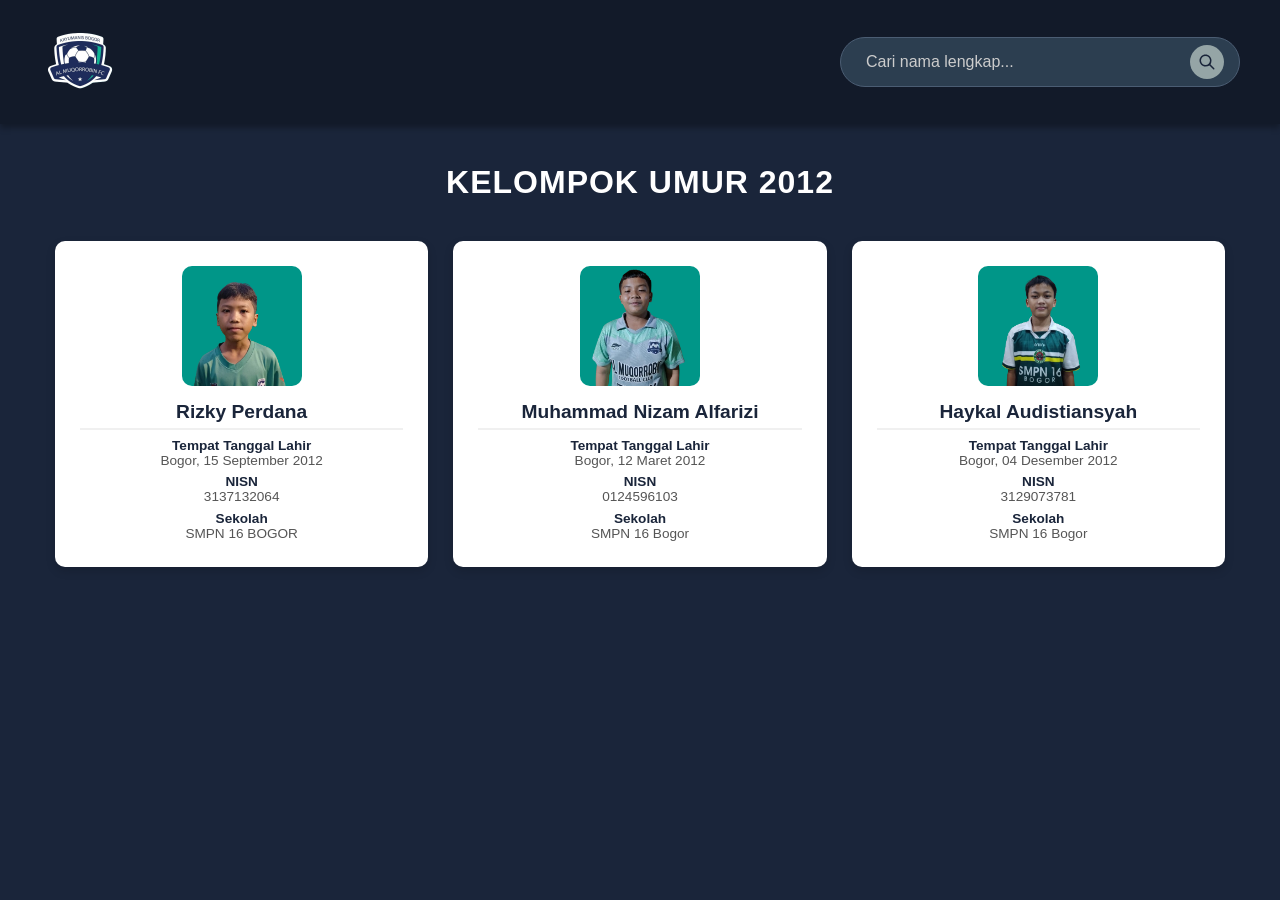
<file: biodata/biodata12.html>
<!DOCTYPE html>
<html lang="id">
<head>
    <meta charset="UTF-8">
    <meta name="viewport" content="width=device-width, initial-scale=1.0">
    <title>Data Pemain - Kelompok Umur 2012</title>
    <link rel="icon" href="../img/LogoAl-Muqorrobin fc.png">
    <link rel="stylesheet" href="biodata12.css">
</head>
<body>

    <header>
        <div class="logo-container">
            <div class="logo-placeholder">
                <a href="../index.html#usia">
                    <img src="../img/LogoAl-Muqorrobin fc.png" alt="Logo Al-Muqorrobin FC">
                </a>
            </div>
        </div>
        
        <div class="search-wrapper">
            <div class="search-container">
                <input type="text" id="searchInput" placeholder="Cari nama lengkap...">
                <button class="search-btn">
                    <svg viewBox="0 0 24 24">
                        <path d="M21.71 20.29l-5.01-5.01C17.54 13.68 18 11.91 18 10c0-4.41-3.59-8-8-8S2 5.59 2 10s3.59 8 8 8c1.91 0 3.68-.46 5.28-1.3l5.01 5.01c.39.39 1.02.39 1.41 0 .39-.39.39-1.02 0-1.41zM10 16c-3.31 0-6-2.69-6-6s2.69-6 6-6 6 2.69 6 6-2.69 6-6 6z"/>
                    </svg>
                </button>
            </div>
        </div>
    </header>

    <main class="container">
        <h1 class="page-title">KELOMPOK UMUR 2012</h1>

        <div class="card-grid" id="cardContainer">
            </div>
        <div class="no-result" id="noResult">Data tidak ditemukan.</div>
    </main>

    <script src="biodata12.js"></script>
</body>
</html>
</file>
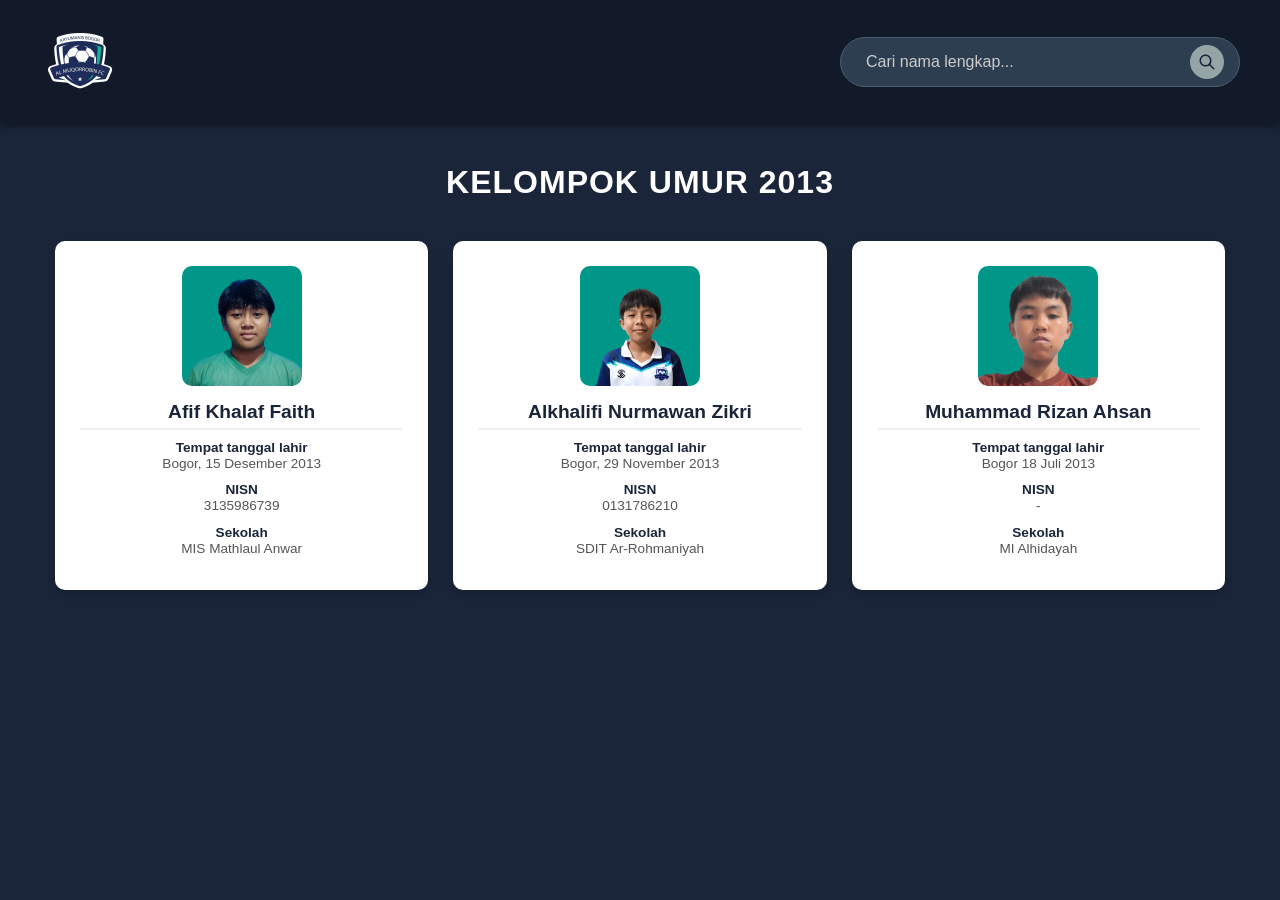
<file: biodata/biodata13.html>
<!DOCTYPE html>
<html lang="id">
<head>
    <meta charset="UTF-8">
    <meta name="viewport" content="width=device-width, initial-scale=1.0">
    <title>Data Pemain - Kelompok Umur 2013</title>
    <link rel="icon" href="../img/LogoAl-Muqorrobin fc.png">
    <link rel="stylesheet" href="biodata13.css">
</head>
<body>

    <header>
        <div class="logo-container">
            <div class="logo-placeholder">
                <a href="../index.html#usia">
                    <img src="../img/LogoAl-Muqorrobin fc.png" alt="Logo Al-Muqorrobin FC">
                </a>
            </div>
        </div>
        
        <div class="search-wrapper">
            <div class="search-container">
                <input type="text" id="searchInput" placeholder="Cari nama lengkap...">
                <button class="search-btn">
                    <svg viewBox="0 0 24 24">
                        <path d="M21.71 20.29l-5.01-5.01C17.54 13.68 18 11.91 18 10c0-4.41-3.59-8-8-8S2 5.59 2 10s3.59 8 8 8c1.91 0 3.68-.46 5.28-1.3l5.01 5.01c.39.39 1.02.39 1.41 0 .39-.39.39-1.02 0-1.41zM10 16c-3.31 0-6-2.69-6-6s2.69-6 6-6 6 2.69 6 6-2.69 6-6 6z"/>
                    </svg>
                </button>
            </div>
        </div>
    </header>

    <main class="container">
        <h1 class="page-title">KELOMPOK UMUR 2013</h1>

        <div class="card-grid" id="cardContainer">
            </div>
        <div class="no-result" id="noResult">Data tidak ditemukan.</div>
    </main>

    <script src="biodata13.js"></script>
</body>
</html>
</file>
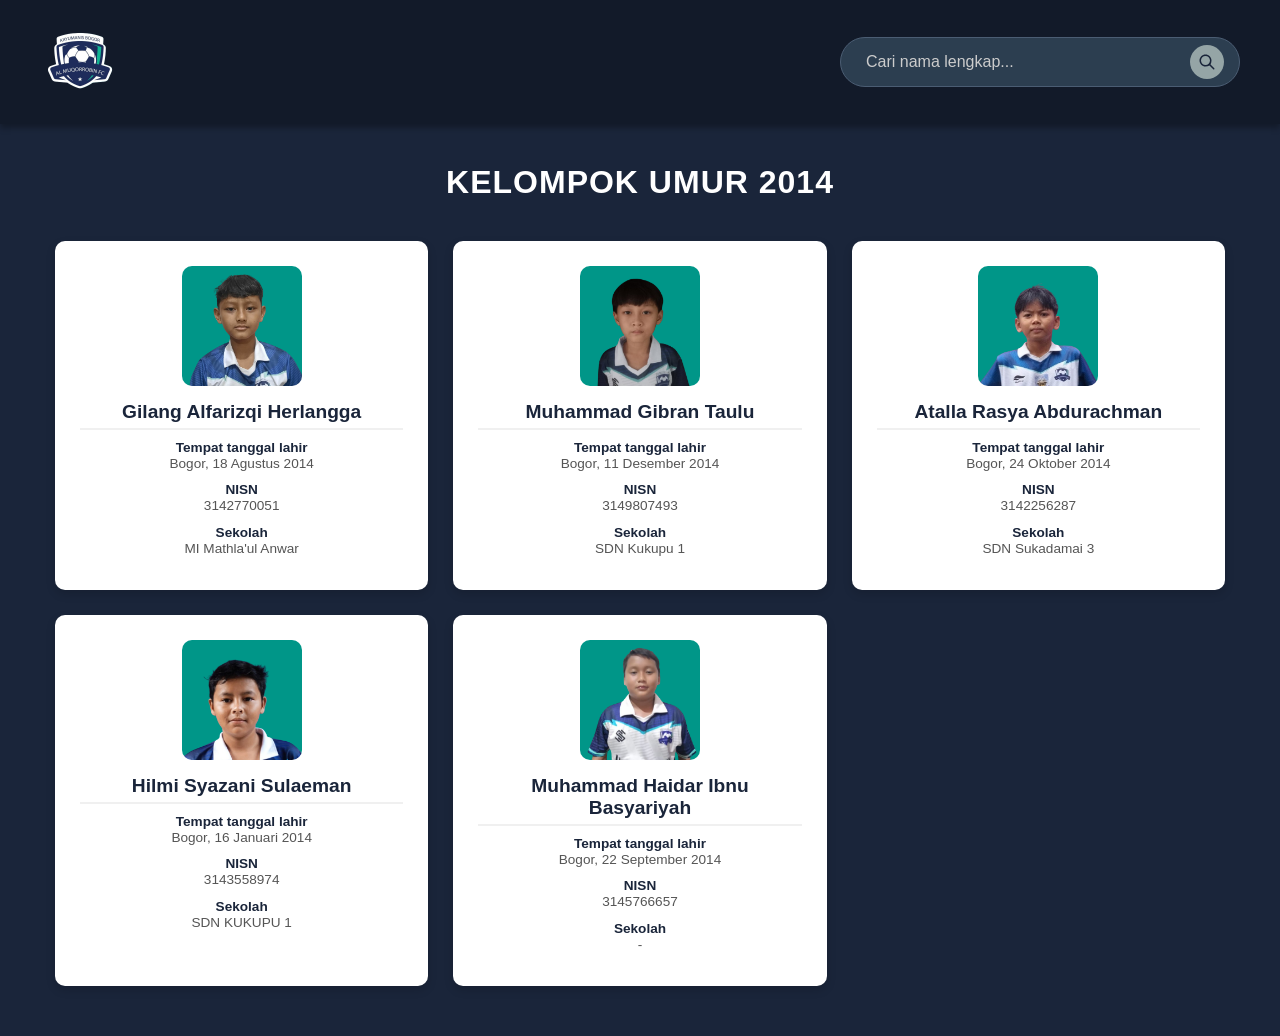
<file: biodata/biodata14.html>
<!DOCTYPE html>
<html lang="id">
<head>
    <meta charset="UTF-8">
    <meta name="viewport" content="width=device-width, initial-scale=1.0">
    <title>Data Pemain - Kelompok Umur 2014</title>
    <link rel="icon" href="../img/LogoAl-Muqorrobin fc.png">
    <link rel="stylesheet" href="biodata14.css">
</head>
<body>

    <header>
        <div class="logo-container">
            <div class="logo-placeholder">
                <a href="../index.html#usia">
                    <img src="../img/LogoAl-Muqorrobin fc.png" alt="Logo Al-Muqorrobin FC">
                </a>
            </div>
        </div>
        
        <div class="search-wrapper">
            <div class="search-container">
                <input type="text" id="searchInput" placeholder="Cari nama lengkap...">
                <button class="search-btn">
                    <svg viewBox="0 0 24 24">
                        <path d="M21.71 20.29l-5.01-5.01C17.54 13.68 18 11.91 18 10c0-4.41-3.59-8-8-8S2 5.59 2 10s3.59 8 8 8c1.91 0 3.68-.46 5.28-1.3l5.01 5.01c.39.39 1.02.39 1.41 0 .39-.39.39-1.02 0-1.41zM10 16c-3.31 0-6-2.69-6-6s2.69-6 6-6 6 2.69 6 6-2.69 6-6 6z"/>
                    </svg>
                </button>
            </div>
        </div>
    </header>

    <main class="container">
        <h1 class="page-title">KELOMPOK UMUR 2014</h1>

        <div class="card-grid" id="cardContainer">
            </div>
        <div class="no-result" id="noResult">Data tidak ditemukan.</div>
    </main>

    <script src="biodata14.js"></script>
</body>
</html>
</file>
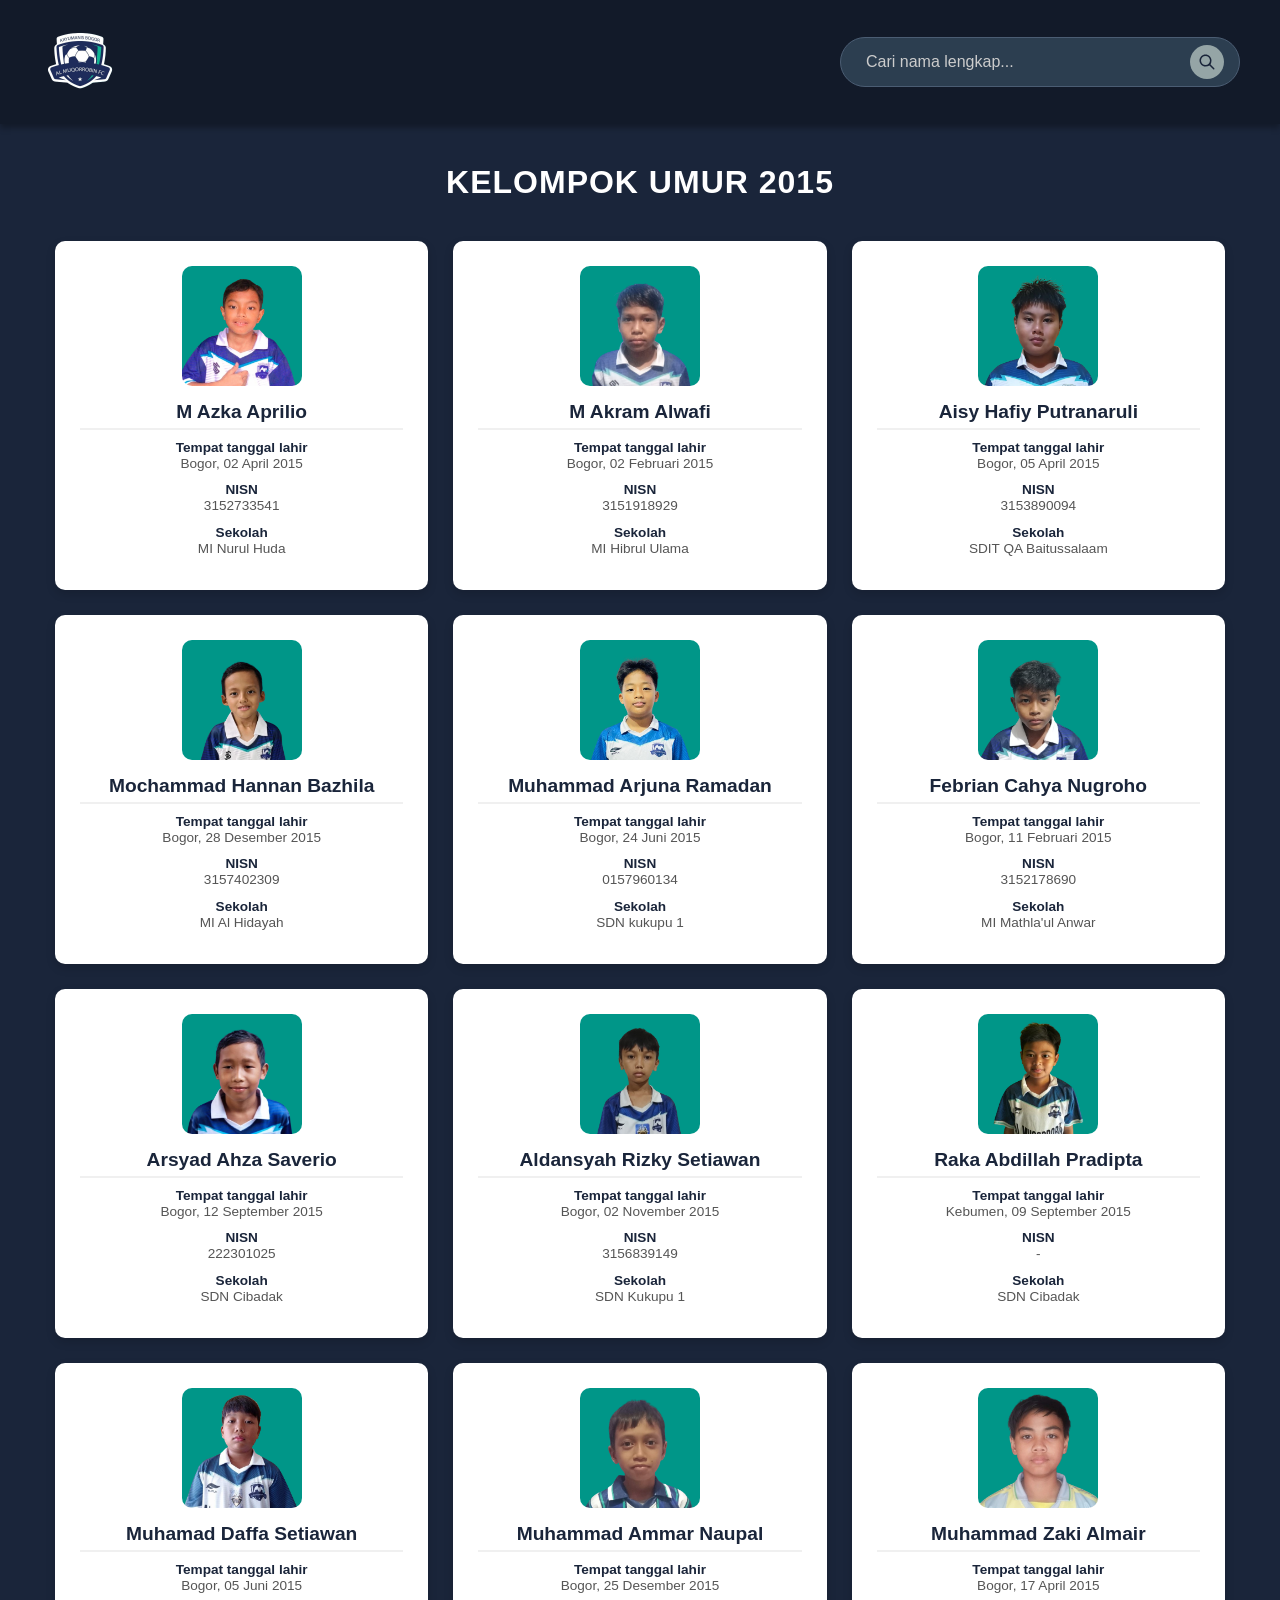
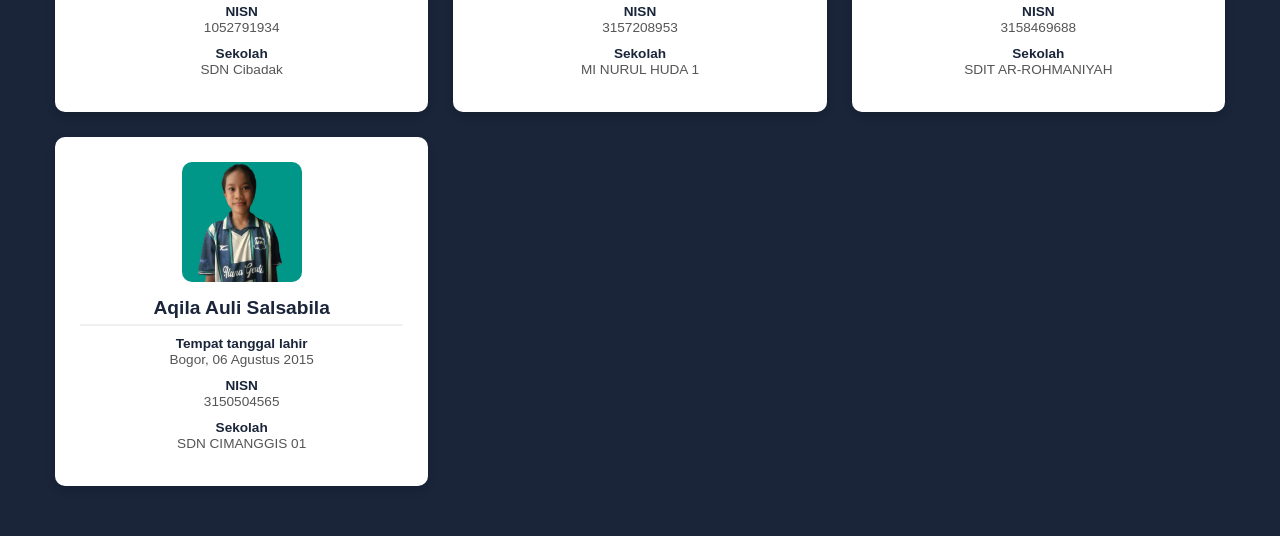
<file: biodata/biodata15.html>
<!DOCTYPE html>
<html lang="id">
<head>
    <meta charset="UTF-8">
    <meta name="viewport" content="width=device-width, initial-scale=1.0">
    <title>Data Pemain - Kelompok Umur 2015</title>
    <link rel="icon" href="../img/LogoAl-Muqorrobin fc.png">
    <link rel="stylesheet" href="biodata15.css">
</head>
<body>

    <header>
        <div class="logo-container">
            <div class="logo-placeholder">
                <a href="../index.html#usia">
                    <img src="../img/LogoAl-Muqorrobin fc.png" alt="Logo Al-Muqorrobin FC">
                </a>
            </div>
        </div>
        
        <div class="search-wrapper">
            <div class="search-container">
                <input type="text" id="searchInput" placeholder="Cari nama lengkap...">
                <button class="search-btn">
                    <svg viewBox="0 0 24 24">
                        <path d="M21.71 20.29l-5.01-5.01C17.54 13.68 18 11.91 18 10c0-4.41-3.59-8-8-8S2 5.59 2 10s3.59 8 8 8c1.91 0 3.68-.46 5.28-1.3l5.01 5.01c.39.39 1.02.39 1.41 0 .39-.39.39-1.02 0-1.41zM10 16c-3.31 0-6-2.69-6-6s2.69-6 6-6 6 2.69 6 6-2.69 6-6 6z"/>
                    </svg>
                </button>
            </div>
        </div>
    </header>

    <main class="container">
        <h1 class="page-title">KELOMPOK UMUR 2015</h1>

        <div class="card-grid" id="cardContainer">
            </div>
        <div class="no-result" id="noResult">Data tidak ditemukan.</div>
    </main>

    <script src="biodata15.js"></script>
</body>
</html>
</file>
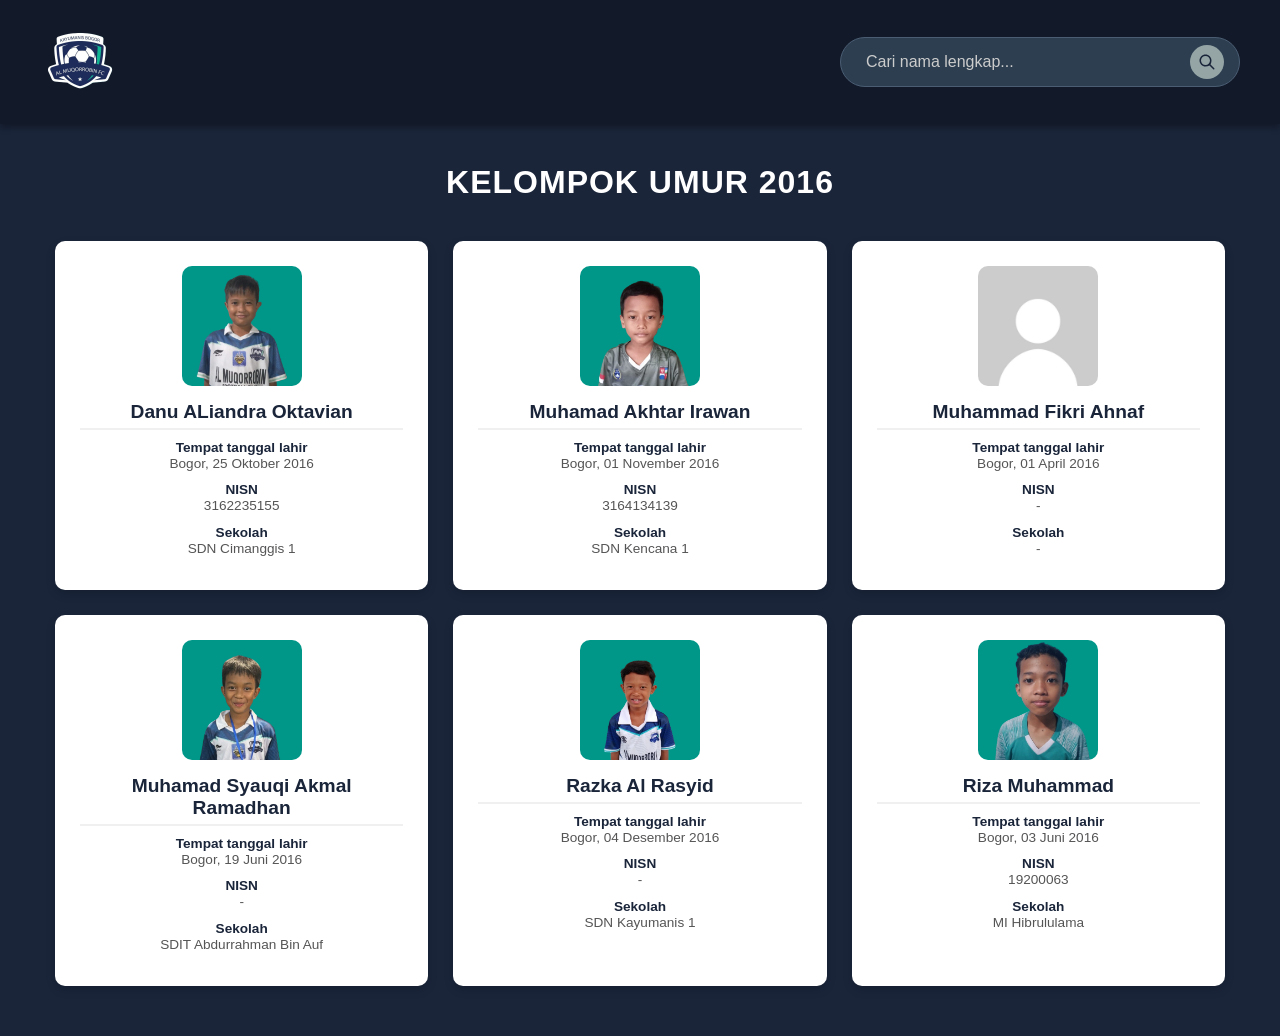
<file: biodata/biodata16.html>
<!DOCTYPE html>
<html lang="id">
<head>
    <meta charset="UTF-8">
    <meta name="viewport" content="width=device-width, initial-scale=1.0">
    <title>Data Pemain - Kelompok Umur 2016</title>
    <link rel="icon" href="../img/LogoAl-Muqorrobin fc.png">
    <link rel="stylesheet" href="biodata16.css">
</head>
<body>

    <header>
        <div class="logo-container">
            <div class="logo-placeholder">
                <a href="../index.html#usia">
                    <img src="../img/LogoAl-Muqorrobin fc.png" alt="Logo Al-Muqorrobin FC">
                </a>
            </div>
        </div>
        
        <div class="search-wrapper">
            <div class="search-container">
                <input type="text" id="searchInput" placeholder="Cari nama lengkap...">
                <button class="search-btn">
                    <svg viewBox="0 0 24 24">
                        <path d="M21.71 20.29l-5.01-5.01C17.54 13.68 18 11.91 18 10c0-4.41-3.59-8-8-8S2 5.59 2 10s3.59 8 8 8c1.91 0 3.68-.46 5.28-1.3l5.01 5.01c.39.39 1.02.39 1.41 0 .39-.39.39-1.02 0-1.41zM10 16c-3.31 0-6-2.69-6-6s2.69-6 6-6 6 2.69 6 6-2.69 6-6 6z"/>
                    </svg>
                </button>
            </div>
        </div>
    </header>

    <main class="container">
        <h1 class="page-title">KELOMPOK UMUR 2016</h1>

        <div class="card-grid" id="cardContainer">
            </div>
        <div class="no-result" id="noResult">Data tidak ditemukan.</div>
    </main>

    <script src="biodata16.js"></script>
</body>
</html>
</file>
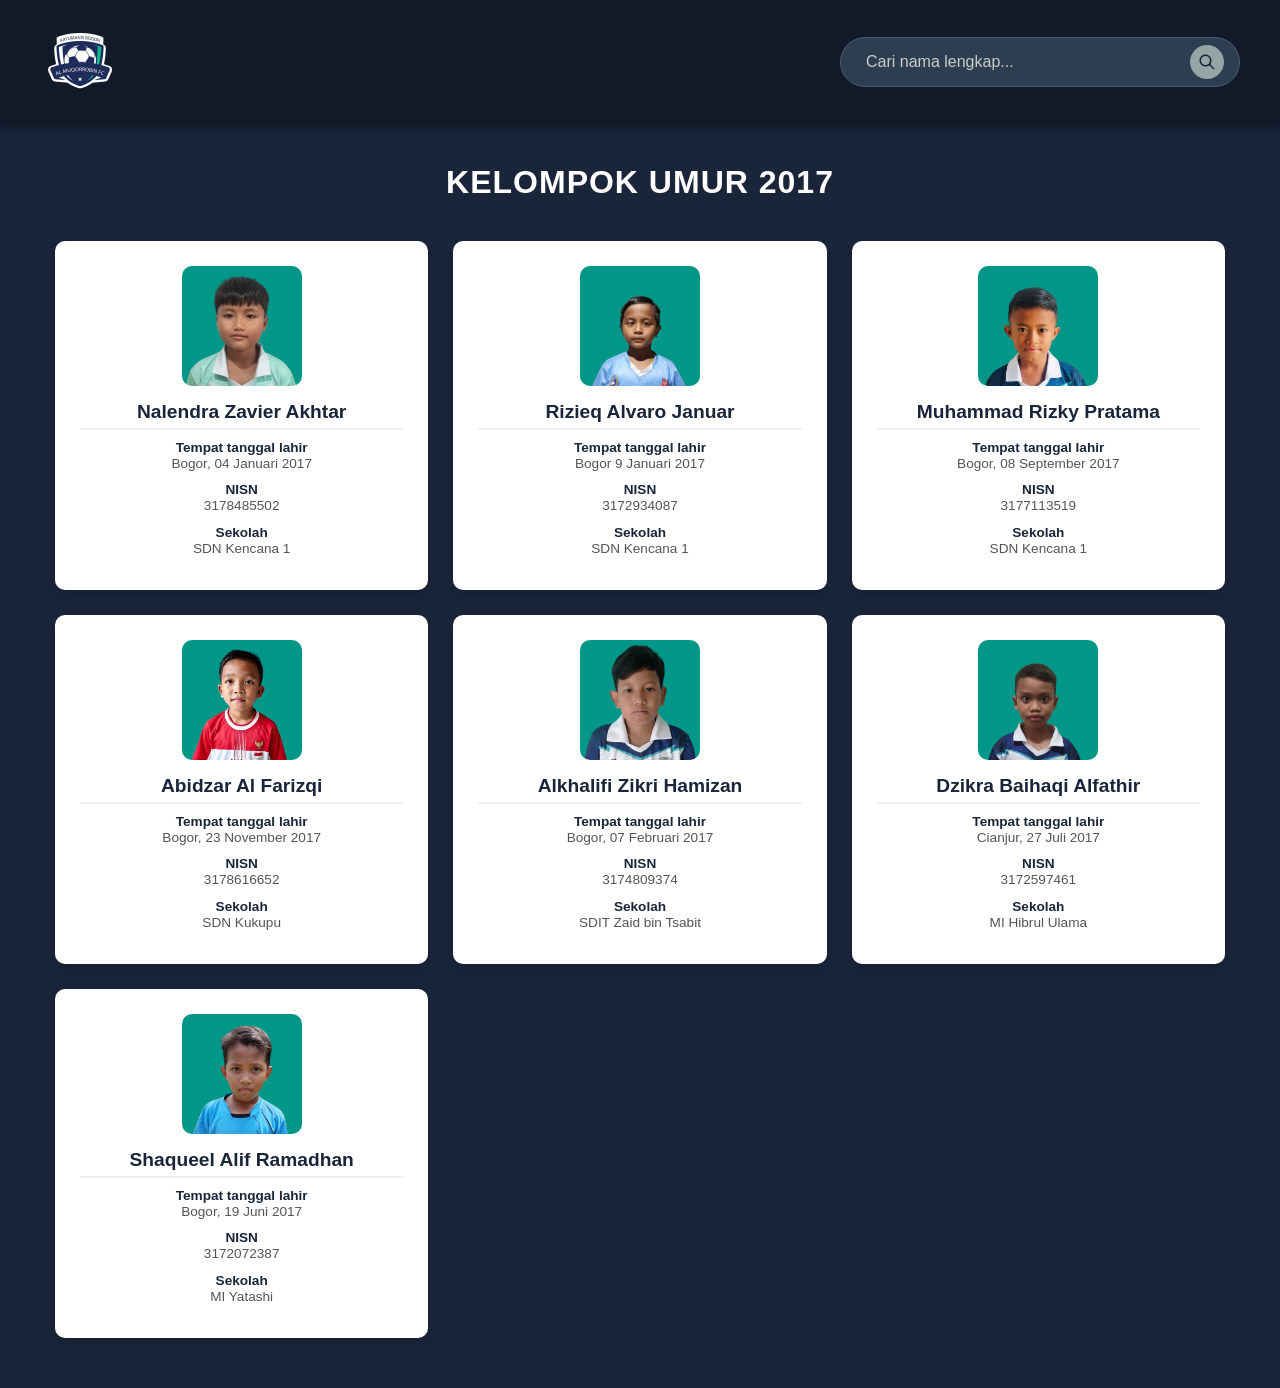
<file: biodata/biodata17.html>
<!DOCTYPE html>
<html lang="id">
<head>
    <meta charset="UTF-8">
    <meta name="viewport" content="width=device-width, initial-scale=1.0">
    <title>Data Pemain - Kelompok Umur 2017</title>
    <link rel="icon" href="../img/LogoAl-Muqorrobin fc.png">
    <link rel="stylesheet" href="biodata17.css">
</head>
<body>

    <header>
        <div class="logo-container">
            <div class="logo-placeholder">
                <a href="../index.html#usia">
                    <img src="../img/LogoAl-Muqorrobin fc.png" alt="Logo Al-Muqorrobin FC">
                </a>
            </div>
        </div>
        
        <div class="search-wrapper">
            <div class="search-container">
                <input type="text" id="searchInput" placeholder="Cari nama lengkap...">
                <button class="search-btn">
                    <svg viewBox="0 0 24 24">
                        <path d="M21.71 20.29l-5.01-5.01C17.54 13.68 18 11.91 18 10c0-4.41-3.59-8-8-8S2 5.59 2 10s3.59 8 8 8c1.91 0 3.68-.46 5.28-1.3l5.01 5.01c.39.39 1.02.39 1.41 0 .39-.39.39-1.02 0-1.41zM10 16c-3.31 0-6-2.69-6-6s2.69-6 6-6 6 2.69 6 6-2.69 6-6 6z"/>
                    </svg>
                </button>
            </div>
        </div>
    </header>

    <main class="container">
        <h1 class="page-title">KELOMPOK UMUR 2017</h1>

        <div class="card-grid" id="cardContainer">
            </div>
        <div class="no-result" id="noResult">Data tidak ditemukan.</div>
    </main>

    <script src="biodata17.js"></script>
</body>
</html>
</file>
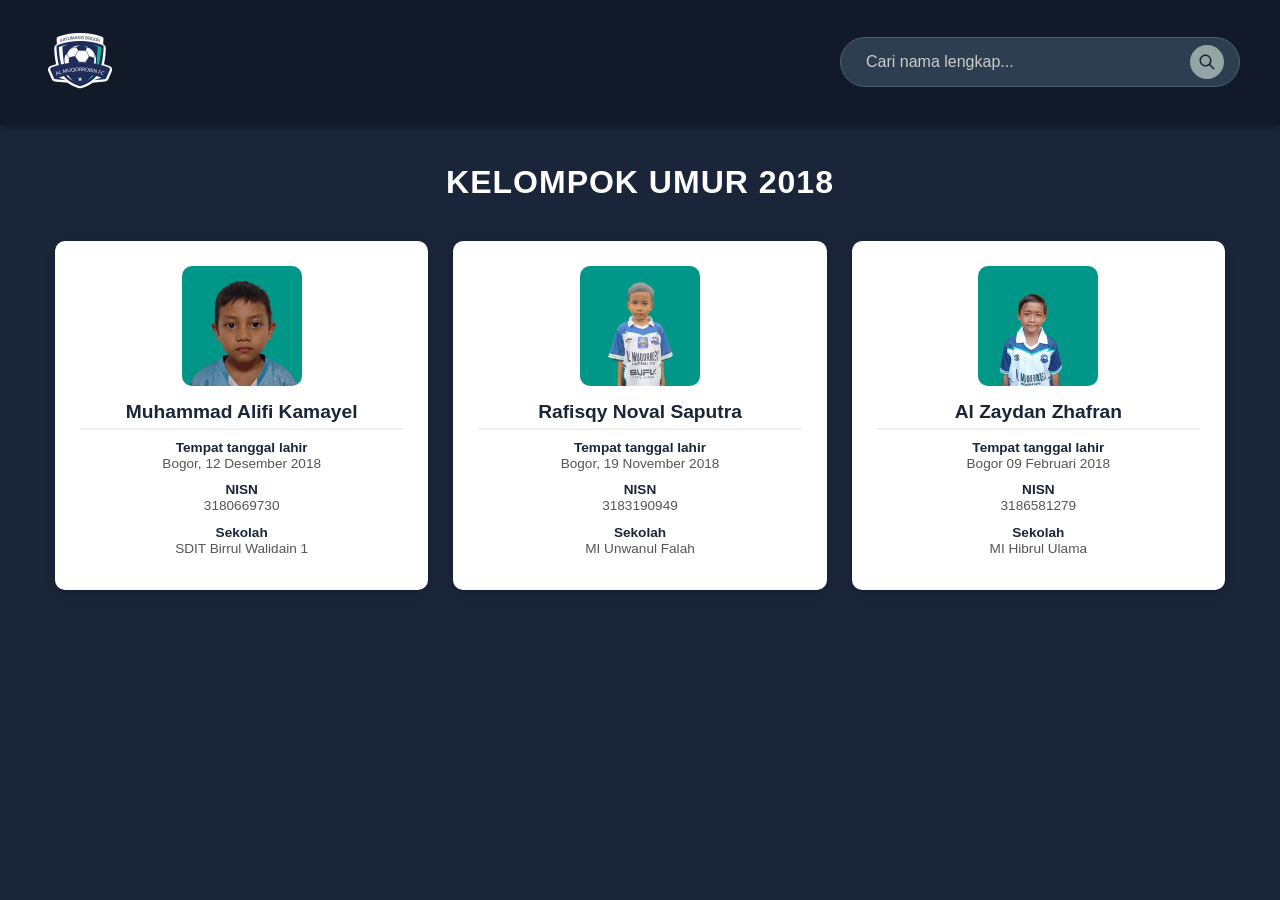
<file: biodata/biodata18.html>
<!DOCTYPE html>
<html lang="id">
<head>
    <meta charset="UTF-8">
    <meta name="viewport" content="width=device-width, initial-scale=1.0">
    <title>Data Pemain - Kelompok Umur 2018</title>
    <link rel="icon" href="../img/LogoAl-Muqorrobin fc.png">
    <link rel="stylesheet" href="biodata18.css">
</head>
<body>

    <header>
        <div class="logo-container">
            <div class="logo-placeholder">
                <a href="../index.html#usia">
                    <img src="../img/LogoAl-Muqorrobin fc.png" alt="Logo Al-Muqorrobin FC">
                </a>
            </div>
        </div>
        
        <div class="search-wrapper">
            <div class="search-container">
                <input type="text" id="searchInput" placeholder="Cari nama lengkap...">
                <button class="search-btn">
                    <svg viewBox="0 0 24 24">
                        <path d="M21.71 20.29l-5.01-5.01C17.54 13.68 18 11.91 18 10c0-4.41-3.59-8-8-8S2 5.59 2 10s3.59 8 8 8c1.91 0 3.68-.46 5.28-1.3l5.01 5.01c.39.39 1.02.39 1.41 0 .39-.39.39-1.02 0-1.41zM10 16c-3.31 0-6-2.69-6-6s2.69-6 6-6 6 2.69 6 6-2.69 6-6 6z"/>
                    </svg>
                </button>
            </div>
        </div>
    </header>

    <main class="container">
        <h1 class="page-title">KELOMPOK UMUR 2018</h1>

        <div class="card-grid" id="cardContainer">
            </div>
        <div class="no-result" id="noResult">Data tidak ditemukan.</div>
    </main>

    <script src="biodata18.js"></script>
</body>
</html>
</file>
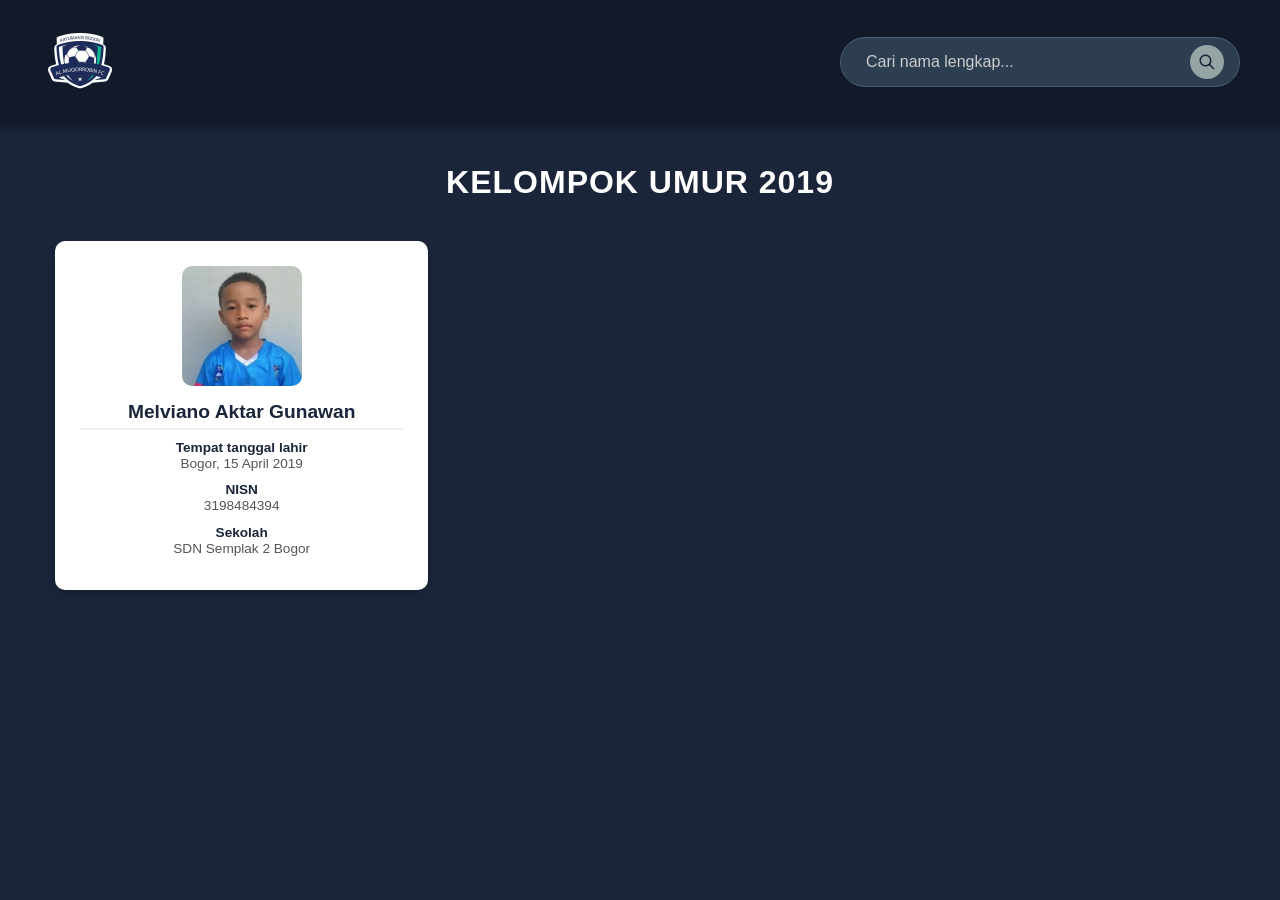
<file: biodata/biodata19.html>
<!DOCTYPE html>
<html lang="id">
<head>
    <meta charset="UTF-8">
    <meta name="viewport" content="width=device-width, initial-scale=1.0">
    <title>Data Pemain - Kelompok Umur 2019</title>
    <link rel="icon" href="../img/LogoAl-Muqorrobin fc.png">
    <link rel="stylesheet" href="biodata19.css">
</head>
<body>

    <header>
        <div class="logo-container">
            <div class="logo-placeholder">
                <a href="../index.html#usia">
                    <img src="../img/LogoAl-Muqorrobin fc.png" alt="Logo Al-Muqorrobin FC">
                </a>
            </div>
        </div>
        
        <div class="search-wrapper">
            <div class="search-container">
                <input type="text" id="searchInput" placeholder="Cari nama lengkap...">
                <button class="search-btn">
                    <svg viewBox="0 0 24 24">
                        <path d="M21.71 20.29l-5.01-5.01C17.54 13.68 18 11.91 18 10c0-4.41-3.59-8-8-8S2 5.59 2 10s3.59 8 8 8c1.91 0 3.68-.46 5.28-1.3l5.01 5.01c.39.39 1.02.39 1.41 0 .39-.39.39-1.02 0-1.41zM10 16c-3.31 0-6-2.69-6-6s2.69-6 6-6 6 2.69 6 6-2.69 6-6 6z"/>
                    </svg>
                </button>
            </div>
        </div>
    </header>

    <main class="container">
        <h1 class="page-title">KELOMPOK UMUR 2019</h1>

        <div class="card-grid" id="cardContainer">
            </div>
        <div class="no-result" id="noResult">Data tidak ditemukan.</div>
    </main>

    <script src="biodata19.js"></script>
</body>
</html>
</file>
<file: biodata/biodata12.css>
/* --- RESET & GLOBAL STYLES --- */
* {
    margin: 0;
    padding: 0;
    box-sizing: border-box;
    font-family: 'Segoe UI', Tahoma, Geneva, Verdana, sans-serif;
}

body {
    background-color: #1a253a;
    color: white;
    padding-bottom: 50px;
}

/* --- HEADER / NAVBAR --- */
header {
    background-color: #121a29;
    padding: 20px 40px;
    display: flex;
    justify-content: space-between;
    align-items: center;
    flex-wrap: wrap;
    box-shadow: 0 4px 6px rgba(0,0,0,0.3);
}

.logo-container {
    display: flex;
    align-items: center;
    gap: 15px;
}

.logo-placeholder img {
    width: 80px;
    height: 80px;
}

/* Search Bar Wrapper */
.search-wrapper {
    position: relative;
    width: 100%;
    max-width: 400px;
}

.search-container {
    display: flex;
    align-items: center;
    background-color: #2c3e50;
    border-radius: 25px;
    padding: 5px 15px;
    border: 1px solid #4b5d73;
}

.search-container input {
    background: transparent;
    border: none;
    color: white;
    padding: 10px;
    width: 100%;
    font-size: 16px;
    outline: none;
}

.search-container input::placeholder {
    color: #ccc;
}

.search-btn {
    background: #95a5a6;
    border: none;
    cursor: pointer;
    padding: 8px;
    border-radius: 50%;
    display: flex;
    align-items: center;
    justify-content: center;
}

.search-btn svg {
    width: 18px;
    height: 18px;
    fill: #1a253a;
}

/* --- CONTENT TITLE --- */
.page-title {
    text-align: center;
    margin: 40px 0;
    font-size: 2rem;
    font-weight: 700;
    text-transform: uppercase;
    letter-spacing: 1px;
}

/* --- GRID CONTAINER --- */
.container {
    max-width: 1200px;
    margin: 0 auto;
    padding: 0 15px; /* Padding wadah dikurangi sedikit */
}

.card-grid {
    display: grid;
    /* TETAP 2 KOLOM (Baik Desktop maupun HP) */
    grid-template-columns: repeat(3, 1fr); 
    gap: 25px; /* Jarak default */
    margin-top: 20px;
}

/* --- CARD STYLES --- */
.card {
    background-color: #ffffff;
    color: #1a253a;
    border-radius: 10px;
    padding: 25px; /* Padding default */
    display: flex;
    flex-direction: column;
    align-items: center;
    text-align: center;
    box-shadow: 0 4px 10px rgba(0,0,0,0.15);
    transition: transform 0.2s;
    height: 100%; /* Agar tinggi kartu seragam */
}

.card:hover {
    transform: translateY(-5px);
}

.photo-box {
    width: 120px; /* Ukuran foto default */
    height: 120px;
    /* border: 2px solid #1a253a; */
    border-radius: 10px;
    object-fit: cover;
    margin-bottom: 15px;
    background-color: #eee;
}

.card-details {
    width: 100%;
}

.detail-row {
    margin-bottom: 8px;
}

.detail-label {
    font-weight: 800;
    display: block;
    font-size: 1.2rem;
    margin-bottom: 8px;
    border-bottom: 2px solid #f0f0f0;
    padding-bottom: 5px;
    word-wrap: break-word; /* Mencegah nama panjang merusak layout */
}

.detail-sub {
    font-weight: 700;
    font-size: 0.85rem;
    color: #1a253a;
    margin-top: 5px;
}

.detail-value {
    font-size: 0.85rem;
    color: #555;
    line-height: 1.2;
}

/* --- NO RESULT --- */
.no-result {
    grid-column: 1 / -1;
    text-align: center;
    padding: 20px;
    font-size: 1.2rem;
    color: #ccc;
    display: none;
}

/* media query tampilan desktop */
@media (max-width: 900px){
    .container{
        max-width: 100%;
    }
}

/* --- MEDIA QUERY KHUSUS HP (Agar 2 kolom muat rapi) --- */
@media (max-width: 768px) {
    header {
        flex-direction: column;
        gap: 15px;
        padding: 15px 20px;
    }
    
    .search-wrapper {
        width: 100%;
    }
    
    .page-title {
        font-size: 1.5rem;
        margin: 20px 0;
    }

    /* PENGATURAN GRID HP */
    .card-grid {
        /* Tetap 2 kolom, tapi jarak antar kartu diperkecil */
        grid-template-columns: repeat(2, 1fr); 
        gap: 10px; 
    }

    /* KARTU VERSI MINI (Agar muat 2 kolom di layar sempit) */
    .card {
        padding: 10px; /* Padding dalam kartu diperkecil */
        border-radius: 7px;
    }

    .photo-box {
        width: 80px; /* Foto diperkecil agar tidak mendominasi */
        height: 80px;
        margin-bottom: 10px;
        border-radius: 7px;
    }

    .detail-label {
        font-size: 0.95rem; /* Nama diperkecil */
        margin-bottom: 5px;
    }

    .detail-sub {
        font-size: 0.7rem; /* Judul info diperkecil */
    }

    .detail-value {
        font-size: 0.7rem; /* Isi info diperkecil */
    }
}
</file>
<file: biodata/biodata13.css>
/* --- RESET & GLOBAL STYLES --- */
* {
    margin: 0;
    padding: 0;
    box-sizing: border-box;
    font-family: 'Segoe UI', Tahoma, Geneva, Verdana, sans-serif;
}

body {
    background-color: #1a253a;
    color: white;
    padding-bottom: 50px;
}

/* --- HEADER / NAVBAR --- */
header {
    background-color: #121a29;
    padding: 20px 40px;
    display: flex;
    justify-content: space-between;
    align-items: center;
    flex-wrap: wrap;
    box-shadow: 0 4px 6px rgba(0,0,0,0.3);
}

.logo-container {
    display: flex;
    align-items: center;
    gap: 15px;
}

.logo-placeholder img {
    width: 80px;
    height: 80px;
}

/* Search Bar Wrapper */
.search-wrapper {
    position: relative;
    width: 100%;
    max-width: 400px;
}

.search-container {
    display: flex;
    align-items: center;
    background-color: #2c3e50;
    border-radius: 25px;
    padding: 5px 15px;
    border: 1px solid #4b5d73;
}

.search-container input {
    background: transparent;
    border: none;
    color: white;
    padding: 10px;
    width: 100%;
    font-size: 16px;
    outline: none;
}

.search-container input::placeholder {
    color: #ccc;
}

.search-btn {
    background: #95a5a6;
    border: none;
    cursor: pointer;
    padding: 8px;
    border-radius: 50%;
    display: flex;
    align-items: center;
    justify-content: center;
}

.search-btn svg {
    width: 18px;
    height: 18px;
    fill: #1a253a;
}

/* --- CONTENT TITLE --- */
.page-title {
    text-align: center;
    margin: 40px 0;
    font-size: 2rem;
    font-weight: 700;
    text-transform: uppercase;
    letter-spacing: 1px;
}

/* --- GRID CONTAINER --- */
.container {
    max-width: 1200px;
    margin: 0 auto;
    padding: 0 15px; /* Padding wadah dikurangi sedikit */
}

.card-grid {
    display: grid;
    /* TETAP 2 KOLOM (Baik Desktop maupun HP) */
    grid-template-columns: repeat(3, 1fr); 
    gap: 25px; /* Jarak default */
    margin-top: 20px;
}

/* --- CARD STYLES --- */
.card {
    background-color: #ffffff;
    color: #1a253a;
    border-radius: 10px;
    padding: 25px; /* Padding default */
    display: flex;
    flex-direction: column;
    align-items: center;
    text-align: center;
    box-shadow: 0 4px 10px rgba(0,0,0,0.15);
    transition: transform 0.2s;
    height: 100%; /* Agar tinggi kartu seragam */
}

.card:hover {
    transform: translateY(-5px);
}

.photo-box {
    width: 120px; /* Ukuran foto default */
    height: 120px;
    /* border: 2px solid #1a253a; */
    border-radius: 10px;
    object-fit: cover;
    margin-bottom: 15px;
    background-color: #eee;
}

.card-details {
    width: 100%;
}

.detail-row {
    margin-bottom: 8px;
}

.detail-label {
    font-weight: 800;
    display: block;
    font-size: 1.2rem;
    margin-bottom: 8px;
    border-bottom: 2px solid #f0f0f0;
    padding-bottom: 5px;
    word-wrap: break-word; /* Mencegah nama panjang merusak layout */
}

.detail-sub {
    font-weight: 700;
    font-size: 0.85rem;
    color: #1a253a;
    margin-top: 5px;
}

.detail-value {
    font-size: 0.85rem;
    color: #555;
    line-height: 1.2;
}

/* --- NO RESULT --- */
.no-result {
    grid-column: 1 / -1;
    text-align: center;
    padding: 20px;
    font-size: 1.2rem;
    color: #ccc;
    display: none;
}

/* media query tampilan desktop */
@media (max-width: 900px){
    .container{
        max-width: 100%;
    }
}

/* --- MEDIA QUERY KHUSUS HP (Agar 2 kolom muat rapi) --- */
@media (max-width: 768px) {
    header {
        flex-direction: column;
        gap: 15px;
        padding: 15px 20px;
    }
    
    .search-wrapper {
        width: 100%;
    }
    
    .page-title {
        font-size: 1.5rem;
        margin: 20px 0;
    }

    /* PENGATURAN GRID HP */
    .card-grid {
        /* Tetap 2 kolom, tapi jarak antar kartu diperkecil */
        grid-template-columns: repeat(2, 1fr); 
        gap: 10px; 
    }

    /* KARTU VERSI MINI (Agar muat 2 kolom di layar sempit) */
    .card {
        padding: 10px; /* Padding dalam kartu diperkecil */
        border-radius: 7px;
    }

    .photo-box {
        width: 80px; /* Foto diperkecil agar tidak mendominasi */
        height: 80px;
        margin-bottom: 10px;
        border-radius: 7px;
    }

    .detail-label {
        font-size: 0.95rem; /* Nama diperkecil */
        margin-bottom: 5px;
    }

    .detail-sub {
        font-size: 0.7rem; /* Judul info diperkecil */
    }

    .detail-value {
        font-size: 0.7rem; /* Isi info diperkecil */
    }
}
</file>
<file: biodata/biodata14.css>
/* --- RESET & GLOBAL STYLES --- */
* {
    margin: 0;
    padding: 0;
    box-sizing: border-box;
    font-family: 'Segoe UI', Tahoma, Geneva, Verdana, sans-serif;
}

body {
    background-color: #1a253a;
    color: white;
    padding-bottom: 50px;
}

/* --- HEADER / NAVBAR --- */
header {
    background-color: #121a29;
    padding: 20px 40px;
    display: flex;
    justify-content: space-between;
    align-items: center;
    flex-wrap: wrap;
    box-shadow: 0 4px 6px rgba(0,0,0,0.3);
}

.logo-container {
    display: flex;
    align-items: center;
    gap: 15px;
}

.logo-placeholder img {
    width: 80px;
    height: 80px;
}

/* Search Bar Wrapper */
.search-wrapper {
    position: relative;
    width: 100%;
    max-width: 400px;
}

.search-container {
    display: flex;
    align-items: center;
    background-color: #2c3e50;
    border-radius: 25px;
    padding: 5px 15px;
    border: 1px solid #4b5d73;
}

.search-container input {
    background: transparent;
    border: none;
    color: white;
    padding: 10px;
    width: 100%;
    font-size: 16px;
    outline: none;
}

.search-container input::placeholder {
    color: #ccc;
}

.search-btn {
    background: #95a5a6;
    border: none;
    cursor: pointer;
    padding: 8px;
    border-radius: 50%;
    display: flex;
    align-items: center;
    justify-content: center;
}

.search-btn svg {
    width: 18px;
    height: 18px;
    fill: #1a253a;
}

/* --- CONTENT TITLE --- */
.page-title {
    text-align: center;
    margin: 40px 0;
    font-size: 2rem;
    font-weight: 700;
    text-transform: uppercase;
    letter-spacing: 1px;
}

/* --- GRID CONTAINER --- */
.container {
    max-width: 1200px;
    margin: 0 auto;
    padding: 0 15px; /* Padding wadah dikurangi sedikit */
}

.card-grid {
    display: grid;
    /* TETAP 2 KOLOM (Baik Desktop maupun HP) */
    grid-template-columns: repeat(3, 1fr); 
    gap: 25px; /* Jarak default */
    margin-top: 20px;
}

/* --- CARD STYLES --- */
.card {
    background-color: #ffffff;
    color: #1a253a;
    border-radius: 10px;
    padding: 25px; /* Padding default */
    display: flex;
    flex-direction: column;
    align-items: center;
    text-align: center;
    box-shadow: 0 4px 10px rgba(0,0,0,0.15);
    transition: transform 0.2s;
    height: 100%; /* Agar tinggi kartu seragam */
}

.card:hover {
    transform: translateY(-5px);
}

.photo-box {
    width: 120px; /* Ukuran foto default */
    height: 120px;
    /* border: 2px solid #1a253a; */
    border-radius: 10px;
    object-fit: cover;
    margin-bottom: 15px;
    background-color: #eee;
}

.card-details {
    width: 100%;
}

.detail-row {
    margin-bottom: 8px;
}

.detail-label {
    font-weight: 800;
    display: block;
    font-size: 1.2rem;
    margin-bottom: 8px;
    border-bottom: 2px solid #f0f0f0;
    padding-bottom: 5px;
    word-wrap: break-word; /* Mencegah nama panjang merusak layout */
}

.detail-sub {
    font-weight: 700;
    font-size: 0.85rem;
    color: #1a253a;
    margin-top: 5px;
}

.detail-value {
    font-size: 0.85rem;
    color: #555;
    line-height: 1.2;
}

/* --- NO RESULT --- */
.no-result {
    grid-column: 1 / -1;
    text-align: center;
    padding: 20px;
    font-size: 1.2rem;
    color: #ccc;
    display: none;
}

/* media query tampilan desktop */
@media (max-width: 900px){
    .container{
        max-width: 100%;
    }
}

/* --- MEDIA QUERY KHUSUS HP (Agar 2 kolom muat rapi) --- */
@media (max-width: 768px) {
    header {
        flex-direction: column;
        gap: 15px;
        padding: 15px 20px;
    }
    
    .search-wrapper {
        width: 100%;
    }
    
    .page-title {
        font-size: 1.5rem;
        margin: 20px 0;
    }

    /* PENGATURAN GRID HP */
    .card-grid {
        /* Tetap 2 kolom, tapi jarak antar kartu diperkecil */
        grid-template-columns: repeat(2, 1fr); 
        gap: 10px; 
    }

    /* KARTU VERSI MINI (Agar muat 2 kolom di layar sempit) */
    .card {
        padding: 10px; /* Padding dalam kartu diperkecil */
        border-radius: 7px;
    }

    .photo-box {
        width: 80px; /* Foto diperkecil agar tidak mendominasi */
        height: 80px;
        margin-bottom: 10px;
        border-radius: 7px;
    }

    .detail-label {
        font-size: 0.95rem; /* Nama diperkecil */
        margin-bottom: 5px;
    }

    .detail-sub {
        font-size: 0.7rem; /* Judul info diperkecil */
    }

    .detail-value {
        font-size: 0.7rem; /* Isi info diperkecil */
    }
}
</file>
<file: biodata/biodata15.css>
/* --- RESET & GLOBAL STYLES --- */
* {
    margin: 0;
    padding: 0;
    box-sizing: border-box;
    font-family: 'Segoe UI', Tahoma, Geneva, Verdana, sans-serif;
}

body {
    background-color: #1a253a;
    color: white;
    padding-bottom: 50px;
}

/* --- HEADER / NAVBAR --- */
header {
    background-color: #121a29;
    padding: 20px 40px;
    display: flex;
    justify-content: space-between;
    align-items: center;
    flex-wrap: wrap;
    box-shadow: 0 4px 6px rgba(0,0,0,0.3);
}

.logo-container {
    display: flex;
    align-items: center;
    gap: 15px;
}

.logo-placeholder img {
    width: 80px;
    height: 80px;
}

/* Search Bar Wrapper */
.search-wrapper {
    position: relative;
    width: 100%;
    max-width: 400px;
}

.search-container {
    display: flex;
    align-items: center;
    background-color: #2c3e50;
    border-radius: 25px;
    padding: 5px 15px;
    border: 1px solid #4b5d73;
}

.search-container input {
    background: transparent;
    border: none;
    color: white;
    padding: 10px;
    width: 100%;
    font-size: 16px;
    outline: none;
}

.search-container input::placeholder {
    color: #ccc;
}

.search-btn {
    background: #95a5a6;
    border: none;
    cursor: pointer;
    padding: 8px;
    border-radius: 50%;
    display: flex;
    align-items: center;
    justify-content: center;
}

.search-btn svg {
    width: 18px;
    height: 18px;
    fill: #1a253a;
}

/* --- CONTENT TITLE --- */
.page-title {
    text-align: center;
    margin: 40px 0;
    font-size: 2rem;
    font-weight: 700;
    text-transform: uppercase;
    letter-spacing: 1px;
}

/* --- GRID CONTAINER --- */
.container {
    max-width: 1200px;
    margin: 0 auto;
    padding: 0 15px; /* Padding wadah dikurangi sedikit */
}

.card-grid {
    display: grid;
    /* TETAP 2 KOLOM (Baik Desktop maupun HP) */
    grid-template-columns: repeat(3, 1fr); 
    gap: 25px; /* Jarak default */
    margin-top: 20px;
}

/* --- CARD STYLES --- */
.card {
    background-color: #ffffff;
    color: #1a253a;
    border-radius: 10px;
    padding: 25px; /* Padding default */
    display: flex;
    flex-direction: column;
    align-items: center;
    text-align: center;
    box-shadow: 0 4px 10px rgba(0,0,0,0.15);
    transition: transform 0.2s;
    height: 100%; /* Agar tinggi kartu seragam */
}

.card:hover {
    transform: translateY(-5px);
}

.photo-box {
    width: 120px; /* Ukuran foto default */
    height: 120px;
    /* border: 2px solid #1a253a; */
    border-radius: 10px;
    object-fit: cover;
    margin-bottom: 15px;
    background-color: #eee;
}

.card-details {
    width: 100%;
}

.detail-row {
    margin-bottom: 8px;
}

.detail-label {
    font-weight: 800;
    display: block;
    font-size: 1.2rem;
    margin-bottom: 8px;
    border-bottom: 2px solid #f0f0f0;
    padding-bottom: 5px;
    word-wrap: break-word; /* Mencegah nama panjang merusak layout */
}

.detail-sub {
    font-weight: 700;
    font-size: 0.85rem;
    color: #1a253a;
    margin-top: 5px;
}

.detail-value {
    font-size: 0.85rem;
    color: #555;
    line-height: 1.2;
}

/* --- NO RESULT --- */
.no-result {
    grid-column: 1 / -1;
    text-align: center;
    padding: 20px;
    font-size: 1.2rem;
    color: #ccc;
    display: none;
}

/* media query tampilan desktop */
@media (max-width: 900px){
    .container{
        max-width: 100%;
    }
}

/* --- MEDIA QUERY KHUSUS HP (Agar 2 kolom muat rapi) --- */
@media (max-width: 768px) {
    header {
        flex-direction: column;
        gap: 15px;
        padding: 15px 20px;
    }
    
    .search-wrapper {
        width: 100%;
    }
    
    .page-title {
        font-size: 1.5rem;
        margin: 20px 0;
    }

    /* PENGATURAN GRID HP */
    .card-grid {
        /* Tetap 2 kolom, tapi jarak antar kartu diperkecil */
        grid-template-columns: repeat(2, 1fr); 
        gap: 10px; 
    }

    /* KARTU VERSI MINI (Agar muat 2 kolom di layar sempit) */
    .card {
        padding: 10px; /* Padding dalam kartu diperkecil */
        border-radius: 7px;
    }

    .photo-box {
        width: 80px; /* Foto diperkecil agar tidak mendominasi */
        height: 80px;
        margin-bottom: 10px;
        border-radius: 7px;
    }

    .detail-label {
        font-size: 0.95rem; /* Nama diperkecil */
        margin-bottom: 5px;
    }

    .detail-sub {
        font-size: 0.7rem; /* Judul info diperkecil */
    }

    .detail-value {
        font-size: 0.7rem; /* Isi info diperkecil */
    }
}
</file>
<file: biodata/biodata16.css>
/* --- RESET & GLOBAL STYLES --- */
* {
    margin: 0;
    padding: 0;
    box-sizing: border-box;
    font-family: 'Segoe UI', Tahoma, Geneva, Verdana, sans-serif;
}

body {
    background-color: #1a253a;
    color: white;
    padding-bottom: 50px;
}

/* --- HEADER / NAVBAR --- */
header {
    background-color: #121a29;
    padding: 20px 40px;
    display: flex;
    justify-content: space-between;
    align-items: center;
    flex-wrap: wrap;
    box-shadow: 0 4px 6px rgba(0,0,0,0.3);
}

.logo-container {
    display: flex;
    align-items: center;
    gap: 15px;
}

.logo-placeholder img {
    width: 80px;
    height: 80px;
}

/* Search Bar Wrapper */
.search-wrapper {
    position: relative;
    width: 100%;
    max-width: 400px;
}

.search-container {
    display: flex;
    align-items: center;
    background-color: #2c3e50;
    border-radius: 25px;
    padding: 5px 15px;
    border: 1px solid #4b5d73;
}

.search-container input {
    background: transparent;
    border: none;
    color: white;
    padding: 10px;
    width: 100%;
    font-size: 16px;
    outline: none;
}

.search-container input::placeholder {
    color: #ccc;
}

.search-btn {
    background: #95a5a6;
    border: none;
    cursor: pointer;
    padding: 8px;
    border-radius: 50%;
    display: flex;
    align-items: center;
    justify-content: center;
}

.search-btn svg {
    width: 18px;
    height: 18px;
    fill: #1a253a;
}

/* --- CONTENT TITLE --- */
.page-title {
    text-align: center;
    margin: 40px 0;
    font-size: 2rem;
    font-weight: 700;
    text-transform: uppercase;
    letter-spacing: 1px;
}

/* --- GRID CONTAINER --- */
.container {
    max-width: 1200px;
    margin: 0 auto;
    padding: 0 15px; /* Padding wadah dikurangi sedikit */
}

.card-grid {
    display: grid;
    /* TETAP 2 KOLOM (Baik Desktop maupun HP) */
    grid-template-columns: repeat(3, 1fr); 
    gap: 25px; /* Jarak default */
    margin-top: 20px;
}

/* --- CARD STYLES --- */
.card {
    background-color: #ffffff;
    color: #1a253a;
    border-radius: 10px;
    padding: 25px; /* Padding default */
    display: flex;
    flex-direction: column;
    align-items: center;
    text-align: center;
    box-shadow: 0 4px 10px rgba(0,0,0,0.15);
    transition: transform 0.2s;
    height: 100%; /* Agar tinggi kartu seragam */
}

.card:hover {
    transform: translateY(-5px);
}

.photo-box {
    width: 120px; /* Ukuran foto default */
    height: 120px;
    /* border: 2px solid #1a253a; */
    border-radius: 10px;
    object-fit: cover;
    margin-bottom: 15px;
    background-color: #eee;
}

.card-details {
    width: 100%;
}

.detail-row {
    margin-bottom: 8px;
}

.detail-label {
    font-weight: 800;
    display: block;
    font-size: 1.2rem;
    margin-bottom: 8px;
    border-bottom: 2px solid #f0f0f0;
    padding-bottom: 5px;
    word-wrap: break-word; /* Mencegah nama panjang merusak layout */
}

.detail-sub {
    font-weight: 700;
    font-size: 0.85rem;
    color: #1a253a;
    margin-top: 5px;
}

.detail-value {
    font-size: 0.85rem;
    color: #555;
    line-height: 1.2;
}

/* --- NO RESULT --- */
.no-result {
    grid-column: 1 / -1;
    text-align: center;
    padding: 20px;
    font-size: 1.2rem;
    color: #ccc;
    display: none;
}

/* media query tampilan desktop */
@media (max-width: 900px){
    .container{
        max-width: 100%;
    }
}

/* --- MEDIA QUERY KHUSUS HP (Agar 2 kolom muat rapi) --- */
@media (max-width: 768px) {
    header {
        flex-direction: column;
        gap: 15px;
        padding: 15px 20px;
    }
    
    .search-wrapper {
        width: 100%;
    }
    
    .page-title {
        font-size: 1.5rem;
        margin: 20px 0;
    }

    /* PENGATURAN GRID HP */
    .card-grid {
        /* Tetap 2 kolom, tapi jarak antar kartu diperkecil */
        grid-template-columns: repeat(2, 1fr); 
        gap: 10px; 
    }

    /* KARTU VERSI MINI (Agar muat 2 kolom di layar sempit) */
    .card {
        padding: 10px; /* Padding dalam kartu diperkecil */
        border-radius: 7px;
    }

    .photo-box {
        width: 80px; /* Foto diperkecil agar tidak mendominasi */
        height: 80px;
        margin-bottom: 10px;
        border-radius: 7px;
    }

    .detail-label {
        font-size: 0.95rem; /* Nama diperkecil */
        margin-bottom: 5px;
    }

    .detail-sub {
        font-size: 0.7rem; /* Judul info diperkecil */
    }

    .detail-value {
        font-size: 0.7rem; /* Isi info diperkecil */
    }
}
</file>
<file: biodata/biodata17.css>
/* --- RESET & GLOBAL STYLES --- */
* {
    margin: 0;
    padding: 0;
    box-sizing: border-box;
    font-family: 'Segoe UI', Tahoma, Geneva, Verdana, sans-serif;
}

body {
    background-color: #1a253a;
    color: white;
    padding-bottom: 50px;
}

/* --- HEADER / NAVBAR --- */
header {
    background-color: #121a29;
    padding: 20px 40px;
    display: flex;
    justify-content: space-between;
    align-items: center;
    flex-wrap: wrap;
    box-shadow: 0 4px 6px rgba(0,0,0,0.3);
}

.logo-container {
    display: flex;
    align-items: center;
    gap: 15px;
}

.logo-placeholder img {
    width: 80px;
    height: 80px;
}

/* Search Bar Wrapper */
.search-wrapper {
    position: relative;
    width: 100%;
    max-width: 400px;
}

.search-container {
    display: flex;
    align-items: center;
    background-color: #2c3e50;
    border-radius: 25px;
    padding: 5px 15px;
    border: 1px solid #4b5d73;
}

.search-container input {
    background: transparent;
    border: none;
    color: white;
    padding: 10px;
    width: 100%;
    font-size: 16px;
    outline: none;
}

.search-container input::placeholder {
    color: #ccc;
}

.search-btn {
    background: #95a5a6;
    border: none;
    cursor: pointer;
    padding: 8px;
    border-radius: 50%;
    display: flex;
    align-items: center;
    justify-content: center;
}

.search-btn svg {
    width: 18px;
    height: 18px;
    fill: #1a253a;
}

/* --- CONTENT TITLE --- */
.page-title {
    text-align: center;
    margin: 40px 0;
    font-size: 2rem;
    font-weight: 700;
    text-transform: uppercase;
    letter-spacing: 1px;
}

/* --- GRID CONTAINER --- */
.container {
    max-width: 1200px;
    margin: 0 auto;
    padding: 0 15px; /* Padding wadah dikurangi sedikit */
}

.card-grid {
    display: grid;
    /* TETAP 2 KOLOM (Baik Desktop maupun HP) */
    grid-template-columns: repeat(3, 1fr); 
    gap: 25px; /* Jarak default */
    margin-top: 20px;
}

/* --- CARD STYLES --- */
.card {
    background-color: #ffffff;
    color: #1a253a;
    border-radius: 10px;
    padding: 25px; /* Padding default */
    display: flex;
    flex-direction: column;
    align-items: center;
    text-align: center;
    box-shadow: 0 4px 10px rgba(0,0,0,0.15);
    transition: transform 0.2s;
    height: 100%; /* Agar tinggi kartu seragam */
}

.card:hover {
    transform: translateY(-5px);
}

.photo-box {
    width: 120px; /* Ukuran foto default */
    height: 120px;
    /* border: 2px solid #1a253a; */
    border-radius: 10px;
    object-fit: cover;
    margin-bottom: 15px;
    background-color: #eee;
}

.card-details {
    width: 100%;
}

.detail-row {
    margin-bottom: 8px;
}

.detail-label {
    font-weight: 800;
    display: block;
    font-size: 1.2rem;
    margin-bottom: 8px;
    border-bottom: 2px solid #f0f0f0;
    padding-bottom: 5px;
    word-wrap: break-word; /* Mencegah nama panjang merusak layout */
}

.detail-sub {
    font-weight: 700;
    font-size: 0.85rem;
    color: #1a253a;
    margin-top: 5px;
}

.detail-value {
    font-size: 0.85rem;
    color: #555;
    line-height: 1.2;
}

/* --- NO RESULT --- */
.no-result {
    grid-column: 1 / -1;
    text-align: center;
    padding: 20px;
    font-size: 1.2rem;
    color: #ccc;
    display: none;
}

/* media query tampilan desktop */
@media (max-width: 900px){
    .container{
        max-width: 100%;
    }
}

/* --- MEDIA QUERY KHUSUS HP (Agar 2 kolom muat rapi) --- */
@media (max-width: 768px) {
    header {
        flex-direction: column;
        gap: 15px;
        padding: 15px 20px;
    }
    
    .search-wrapper {
        width: 100%;
    }
    
    .page-title {
        font-size: 1.5rem;
        margin: 20px 0;
    }

    /* PENGATURAN GRID HP */
    .card-grid {
        /* Tetap 2 kolom, tapi jarak antar kartu diperkecil */
        grid-template-columns: repeat(2, 1fr); 
        gap: 10px; 
    }

    /* KARTU VERSI MINI (Agar muat 2 kolom di layar sempit) */
    .card {
        padding: 10px; /* Padding dalam kartu diperkecil */
        border-radius: 7px;
    }

    .photo-box {
        width: 80px; /* Foto diperkecil agar tidak mendominasi */
        height: 80px;
        margin-bottom: 10px;
        border-radius: 7px;
    }

    .detail-label {
        font-size: 0.95rem; /* Nama diperkecil */
        margin-bottom: 5px;
    }

    .detail-sub {
        font-size: 0.7rem; /* Judul info diperkecil */
    }

    .detail-value {
        font-size: 0.7rem; /* Isi info diperkecil */
    }
}
</file>
<file: biodata/biodata18.css>
/* --- RESET & GLOBAL STYLES --- */
* {
    margin: 0;
    padding: 0;
    box-sizing: border-box;
    font-family: 'Segoe UI', Tahoma, Geneva, Verdana, sans-serif;
}

body {
    background-color: #1a253a;
    color: white;
    padding-bottom: 50px;
}

/* --- HEADER / NAVBAR --- */
header {
    background-color: #121a29;
    padding: 20px 40px;
    display: flex;
    justify-content: space-between;
    align-items: center;
    flex-wrap: wrap;
    box-shadow: 0 4px 6px rgba(0,0,0,0.3);
}

.logo-container {
    display: flex;
    align-items: center;
    gap: 15px;
}

.logo-placeholder img {
    width: 80px;
    height: 80px;
}

/* Search Bar Wrapper */
.search-wrapper {
    position: relative;
    width: 100%;
    max-width: 400px;
}

.search-container {
    display: flex;
    align-items: center;
    background-color: #2c3e50;
    border-radius: 25px;
    padding: 5px 15px;
    border: 1px solid #4b5d73;
}

.search-container input {
    background: transparent;
    border: none;
    color: white;
    padding: 10px;
    width: 100%;
    font-size: 16px;
    outline: none;
}

.search-container input::placeholder {
    color: #ccc;
}

.search-btn {
    background: #95a5a6;
    border: none;
    cursor: pointer;
    padding: 8px;
    border-radius: 50%;
    display: flex;
    align-items: center;
    justify-content: center;
}

.search-btn svg {
    width: 18px;
    height: 18px;
    fill: #1a253a;
}

/* --- CONTENT TITLE --- */
.page-title {
    text-align: center;
    margin: 40px 0;
    font-size: 2rem;
    font-weight: 700;
    text-transform: uppercase;
    letter-spacing: 1px;
}

/* --- GRID CONTAINER --- */
.container {
    max-width: 1200px;
    margin: 0 auto;
    padding: 0 15px; /* Padding wadah dikurangi sedikit */
}

.card-grid {
    display: grid;
    /* TETAP 2 KOLOM (Baik Desktop maupun HP) */
    grid-template-columns: repeat(3, 1fr); 
    gap: 25px; /* Jarak default */
    margin-top: 20px;
}

/* --- CARD STYLES --- */
.card {
    background-color: #ffffff;
    color: #1a253a;
    border-radius: 10px;
    padding: 25px; /* Padding default */
    display: flex;
    flex-direction: column;
    align-items: center;
    text-align: center;
    box-shadow: 0 4px 10px rgba(0,0,0,0.15);
    transition: transform 0.2s;
    height: 100%; /* Agar tinggi kartu seragam */
}

.card:hover {
    transform: translateY(-5px);
}

.photo-box {
    width: 120px; /* Ukuran foto default */
    height: 120px;
    /* border: 2px solid #1a253a; */
    border-radius: 10px;
    object-fit: cover;
    margin-bottom: 15px;
    background-color: #eee;
}

.card-details {
    width: 100%;
}

.detail-row {
    margin-bottom: 8px;
}

.detail-label {
    font-weight: 800;
    display: block;
    font-size: 1.2rem;
    margin-bottom: 8px;
    border-bottom: 2px solid #f0f0f0;
    padding-bottom: 5px;
    word-wrap: break-word; /* Mencegah nama panjang merusak layout */
}

.detail-sub {
    font-weight: 700;
    font-size: 0.85rem;
    color: #1a253a;
    margin-top: 5px;
}

.detail-value {
    font-size: 0.85rem;
    color: #555;
    line-height: 1.2;
}

/* --- NO RESULT --- */
.no-result {
    grid-column: 1 / -1;
    text-align: center;
    padding: 20px;
    font-size: 1.2rem;
    color: #ccc;
    display: none;
}

/* media query tampilan desktop */
@media (max-width: 900px){
    .container{
        max-width: 100%;
    }
}

/* --- MEDIA QUERY KHUSUS HP (Agar 2 kolom muat rapi) --- */
@media (max-width: 768px) {
    header {
        flex-direction: column;
        gap: 15px;
        padding: 15px 20px;
    }
    
    .search-wrapper {
        width: 100%;
    }
    
    .page-title {
        font-size: 1.5rem;
        margin: 20px 0;
    }

    /* PENGATURAN GRID HP */
    .card-grid {
        /* Tetap 2 kolom, tapi jarak antar kartu diperkecil */
        grid-template-columns: repeat(2, 1fr); 
        gap: 10px; 
    }

    /* KARTU VERSI MINI (Agar muat 2 kolom di layar sempit) */
    .card {
        padding: 10px; /* Padding dalam kartu diperkecil */
        border-radius: 7px;
    }

    .photo-box {
        width: 80px; /* Foto diperkecil agar tidak mendominasi */
        height: 80px;
        margin-bottom: 10px;
        border-radius: 7px;
    }

    .detail-label {
        font-size: 0.95rem; /* Nama diperkecil */
        margin-bottom: 5px;
    }

    .detail-sub {
        font-size: 0.7rem; /* Judul info diperkecil */
    }

    .detail-value {
        font-size: 0.7rem; /* Isi info diperkecil */
    }
}
</file>
<file: biodata/biodata19.css>
/* --- RESET & GLOBAL STYLES --- */
* {
    margin: 0;
    padding: 0;
    box-sizing: border-box;
    font-family: 'Segoe UI', Tahoma, Geneva, Verdana, sans-serif;
}

body {
    background-color: #1a253a;
    color: white;
    padding-bottom: 50px;
}

/* --- HEADER / NAVBAR --- */
header {
    background-color: #121a29;
    padding: 20px 40px;
    display: flex;
    justify-content: space-between;
    align-items: center;
    flex-wrap: wrap;
    box-shadow: 0 4px 6px rgba(0,0,0,0.3);
}

.logo-container {
    display: flex;
    align-items: center;
    gap: 15px;
}

.logo-placeholder img {
    width: 80px;
    height: 80px;
}

/* Search Bar Wrapper */
.search-wrapper {
    position: relative;
    width: 100%;
    max-width: 400px;
}

.search-container {
    display: flex;
    align-items: center;
    background-color: #2c3e50;
    border-radius: 25px;
    padding: 5px 15px;
    border: 1px solid #4b5d73;
}

.search-container input {
    background: transparent;
    border: none;
    color: white;
    padding: 10px;
    width: 100%;
    font-size: 16px;
    outline: none;
}

.search-container input::placeholder {
    color: #ccc;
}

.search-btn {
    background: #95a5a6;
    border: none;
    cursor: pointer;
    padding: 8px;
    border-radius: 50%;
    display: flex;
    align-items: center;
    justify-content: center;
}

.search-btn svg {
    width: 18px;
    height: 18px;
    fill: #1a253a;
}

/* --- CONTENT TITLE --- */
.page-title {
    text-align: center;
    margin: 40px 0;
    font-size: 2rem;
    font-weight: 700;
    text-transform: uppercase;
    letter-spacing: 1px;
}

/* --- GRID CONTAINER --- */
.container {
    max-width: 1200px;
    margin: 0 auto;
    padding: 0 15px; /* Padding wadah dikurangi sedikit */
}

.card-grid {
    display: grid;
    /* TETAP 2 KOLOM (Baik Desktop maupun HP) */
    grid-template-columns: repeat(3, 1fr); 
    gap: 25px; /* Jarak default */
    margin-top: 20px;
}

/* --- CARD STYLES --- */
.card {
    background-color: #ffffff;
    color: #1a253a;
    border-radius: 10px;
    padding: 25px; /* Padding default */
    display: flex;
    flex-direction: column;
    align-items: center;
    text-align: center;
    box-shadow: 0 4px 10px rgba(0,0,0,0.15);
    transition: transform 0.2s;
    height: 100%; /* Agar tinggi kartu seragam */
}

.card:hover {
    transform: translateY(-5px);
}

.photo-box {
    width: 120px; /* Ukuran foto default */
    height: 120px;
    /* border: 2px solid #1a253a; */
    border-radius: 10px;
    object-fit: cover;
    margin-bottom: 15px;
    background-color: #eee;
}

.card-details {
    width: 100%;
}

.detail-row {
    margin-bottom: 8px;
}

.detail-label {
    font-weight: 800;
    display: block;
    font-size: 1.2rem;
    margin-bottom: 8px;
    border-bottom: 2px solid #f0f0f0;
    padding-bottom: 5px;
    word-wrap: break-word; /* Mencegah nama panjang merusak layout */
}

.detail-sub {
    font-weight: 700;
    font-size: 0.85rem;
    color: #1a253a;
    margin-top: 5px;
}

.detail-value {
    font-size: 0.85rem;
    color: #555;
    line-height: 1.2;
}

/* --- NO RESULT --- */
.no-result {
    grid-column: 1 / -1;
    text-align: center;
    padding: 20px;
    font-size: 1.2rem;
    color: #ccc;
    display: none;
}

/* media query tampilan desktop */
@media (max-width: 900px){
    .container{
        max-width: 100%;
    }
}

/* --- MEDIA QUERY KHUSUS HP (Agar 2 kolom muat rapi) --- */
@media (max-width: 768px) {
    header {
        flex-direction: column;
        gap: 15px;
        padding: 15px 20px;
    }
    
    .search-wrapper {
        width: 100%;
    }
    
    .page-title {
        font-size: 1.5rem;
        margin: 20px 0;
    }

    /* PENGATURAN GRID HP */
    .card-grid {
        /* Tetap 2 kolom, tapi jarak antar kartu diperkecil */
        grid-template-columns: repeat(2, 1fr); 
        gap: 10px; 
    }

    /* KARTU VERSI MINI (Agar muat 2 kolom di layar sempit) */
    .card {
        padding: 10px; /* Padding dalam kartu diperkecil */
        border-radius: 7px;
    }

    .photo-box {
        width: 80px; /* Foto diperkecil agar tidak mendominasi */
        height: 80px;
        margin-bottom: 10px;
        border-radius: 7px;
    }

    .detail-label {
        font-size: 0.95rem; /* Nama diperkecil */
        margin-bottom: 5px;
    }

    .detail-sub {
        font-size: 0.7rem; /* Judul info diperkecil */
    }

    .detail-value {
        font-size: 0.7rem; /* Isi info diperkecil */
    }
}
</file>
